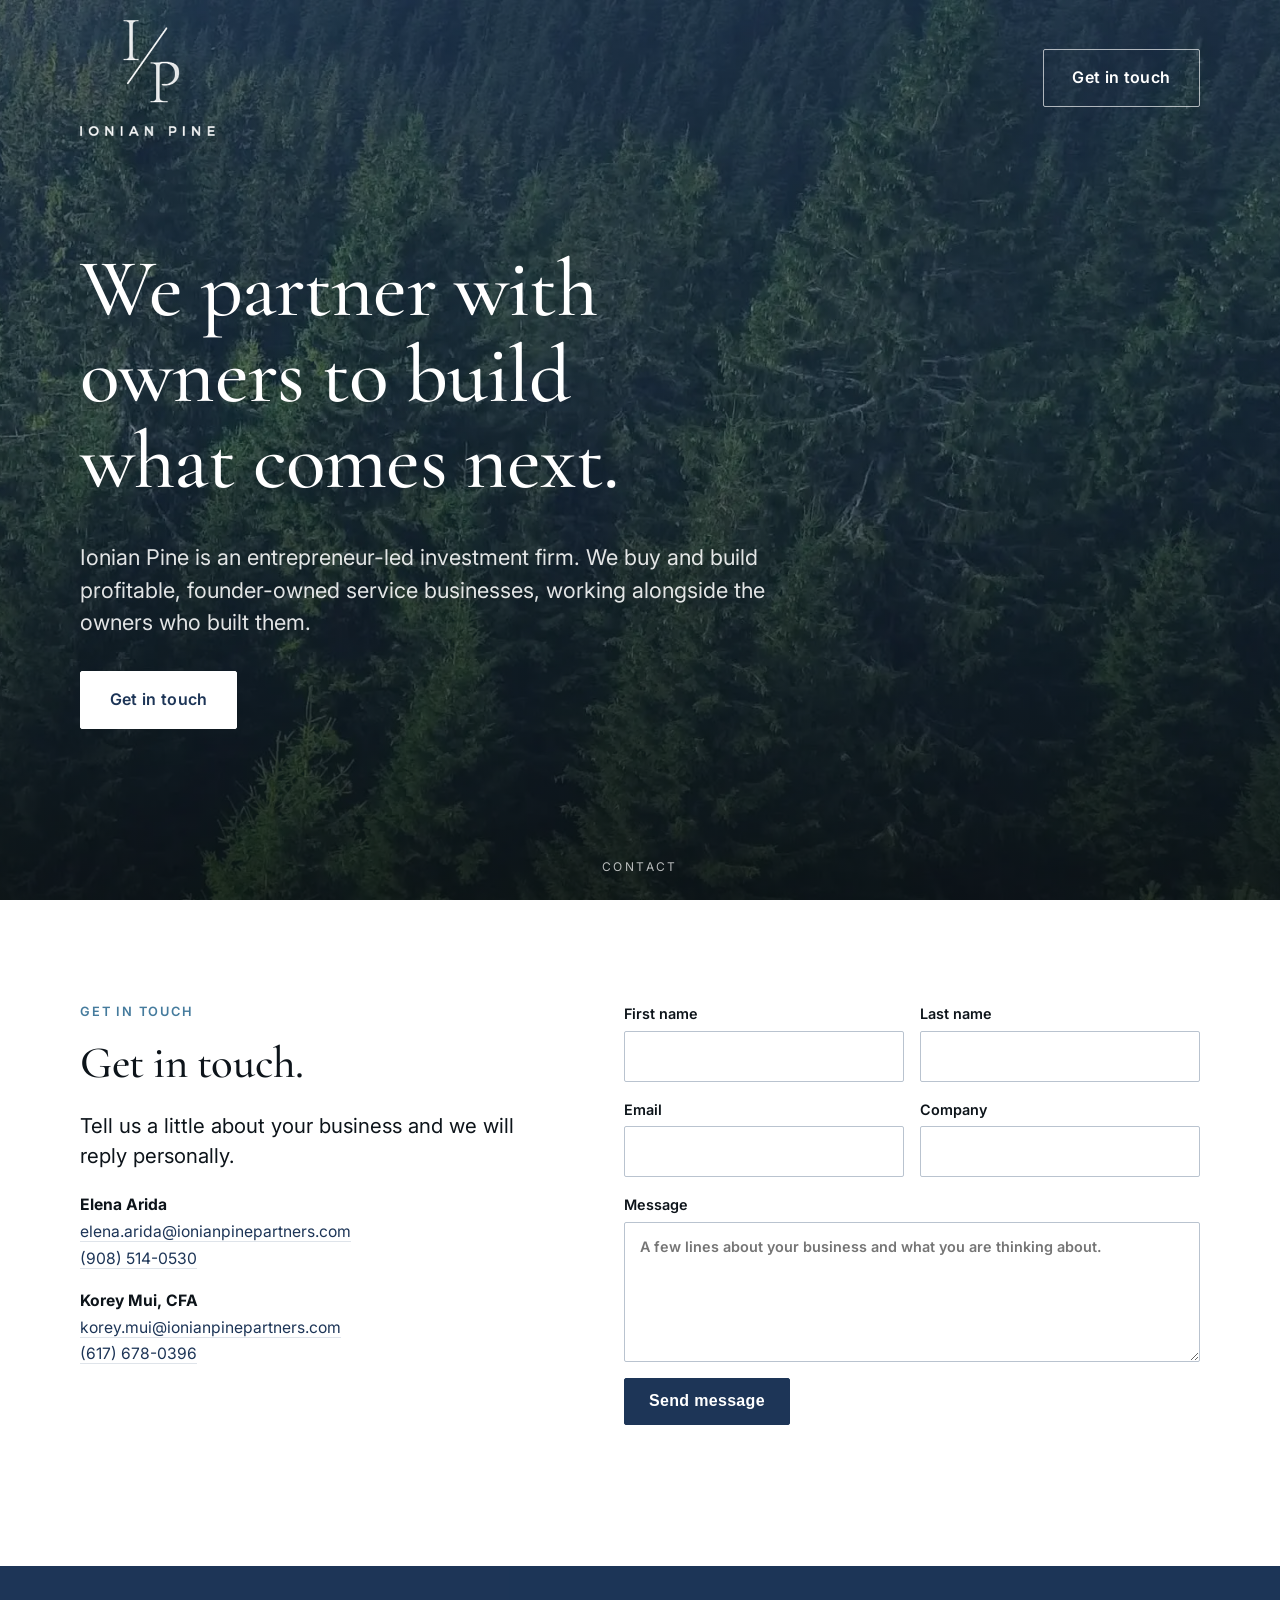
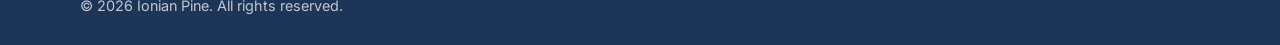
<file: index.html>
<!doctype html>
<html lang="en">
<head>
<meta charset="utf-8">
<meta name="viewport" content="width=device-width, initial-scale=1">
<title>Ionian Pine</title>
<meta name="description" content="Ionian Pine is an entrepreneur-led investment firm. We buy and build profitable, founder-owned service businesses, working alongside the owners who built them.">
<link rel="canonical" href="https://ionianpinepartners.com/">
<link rel="icon" type="image/png" href="/img/favicon-main.png">
<meta property="og:title" content="Ionian Pine">
<meta property="og:description" content="Ionian Pine is an entrepreneur-led investment firm. We buy and build profitable, founder-owned service businesses, working alongside the owners who built them.">
<meta property="og:type" content="website">
<meta property="og:url" content="https://ionianpinepartners.com/">
<meta property="og:image" content="https://ionianpinepartners.com/img/hero-pines-poster.webp">
<meta name="theme-color" content="#1d3557">
<link rel="preconnect" href="https://fonts.googleapis.com">
<link rel="preconnect" href="https://fonts.gstatic.com" crossorigin>
<link rel="stylesheet" href="https://fonts.googleapis.com/css2?family=Cormorant+Garamond:wght@500;600&family=Inter+Tight:wght@600;700&family=Inter:wght@400;500;600&display=swap">
<link rel="stylesheet" href="css/site.css">
</head>
<body>


<section class="hero">
  <div class="hero-media" aria-hidden="true">
    <img class="still" src="img/hero-pines-poster.webp" alt="" width="1600" height="1066" fetchpriority="high">
    <video autoplay muted loop playsinline preload="auto" poster="img/hero-pines-poster.webp">
      <source src="img/hero-pines.mp4" type="video/mp4">
    </video>
  </div>
  <div class="wrap">
    <header class="hero-top">
      <a class="brand" href="/" aria-label="Ionian Pine home"><img src="img/logo-main-white.png" alt="Ionian Pine" width="947" height="814"></a>
      <a class="btn ghost" href="#contact">Get in touch</a>
    </header>
    <div class="hero-inner">
      <h1>We partner with owners to build what comes next.</h1>
      <p class="lede">Ionian Pine is an entrepreneur-led investment firm. We buy and build profitable, founder-owned service businesses, working alongside the owners who built them.</p>
      <div class="actions">
        <a class="btn" href="#contact">Get in touch</a>
      </div>
    </div>
    <a class="scroll-cue" href="#contact">Contact</a>
  </div>
</section>

<section class="section alt" id="contact">
  <div class="wrap contact-grid">
    <div>
      <p class="eyebrow">Get in touch</p>
      <h2>Get in touch.</h2>
      <p class="lede">Tell us a little about your business and we will reply personally.</p>
      <div class="direct">
        <p><strong>Elena Arida</strong><a href="mailto:elena.arida@ionianpinepartners.com">elena.arida@ionianpinepartners.com</a><br><a href="tel:+19085140530">(908) 514-0530</a></p>
        <p><strong>Korey Mui, CFA</strong><a href="mailto:korey.mui@ionianpinepartners.com">korey.mui@ionianpinepartners.com</a><br><a href="tel:+16176780396">(617) 678-0396</a></p>
      </div>
    </div>
    <form id="contact-form" action="https://api.web3forms.com/submit" method="POST" novalidate>
      <input type="hidden" name="access_key" value="027a832e-2c94-4c78-b34c-eb8be9329517">
      <input type="hidden" name="subject" value="New enquiry from ionianpinepartners.com">
      <input type="hidden" name="from_name" value="Ionian Pine website">
      <input type="hidden" name="ccemail" value="korey.mui@ionianpinepartners.com">
      <input type="checkbox" name="botcheck" class="hp" tabindex="-1" autocomplete="off" aria-hidden="true">
      <div class="f2">
        <label>First name<input type="text" name="first_name" autocomplete="given-name" required></label>
        <label>Last name<input type="text" name="last_name" autocomplete="family-name" required></label>
      </div>
      <div class="f2">
        <label>Email<input type="email" name="email" autocomplete="email" required></label>
        <label>Company<input type="text" name="company" autocomplete="organization"></label>
      </div>
      <label>Message<textarea name="message" required placeholder="A few lines about your business and what you are thinking about."></textarea></label>
      <div>
        <button class="btn" type="submit">Send message</button>
      </div>
      <p class="form-msg" role="status" aria-live="polite"></p>
    </form>
  </div>
</section>


<footer class="footer">
  <div class="wrap">
    <div>&copy; 2026 Ionian Pine. All rights reserved.</div>
  </div>
</footer>
<script src="js/form.js" defer></script>
<script>
  (function(){
    var v=document.querySelector('.hero-media video');if(!v)return;
    if(window.matchMedia('(prefers-reduced-motion: reduce)').matches){v.remove();return;}
    v.muted=true;v.defaultMuted=true;v.setAttribute('muted','');v.playsInline=true;
    var started=false;
    v.addEventListener('playing',function(){started=true;v.classList.add('is-playing');});
    v.addEventListener('error',function(){v.remove();});
    function attempt(){var p=v.play();if(p&&p.catch){p.catch(function(){});}}
    attempt();
    ['touchstart','click','scroll','keydown'].forEach(function(ev){window.addEventListener(ev,function once(){window.removeEventListener(ev,once);if(!started)attempt();},{passive:true});});
  })();
</script>
</body>
</html>
</file>
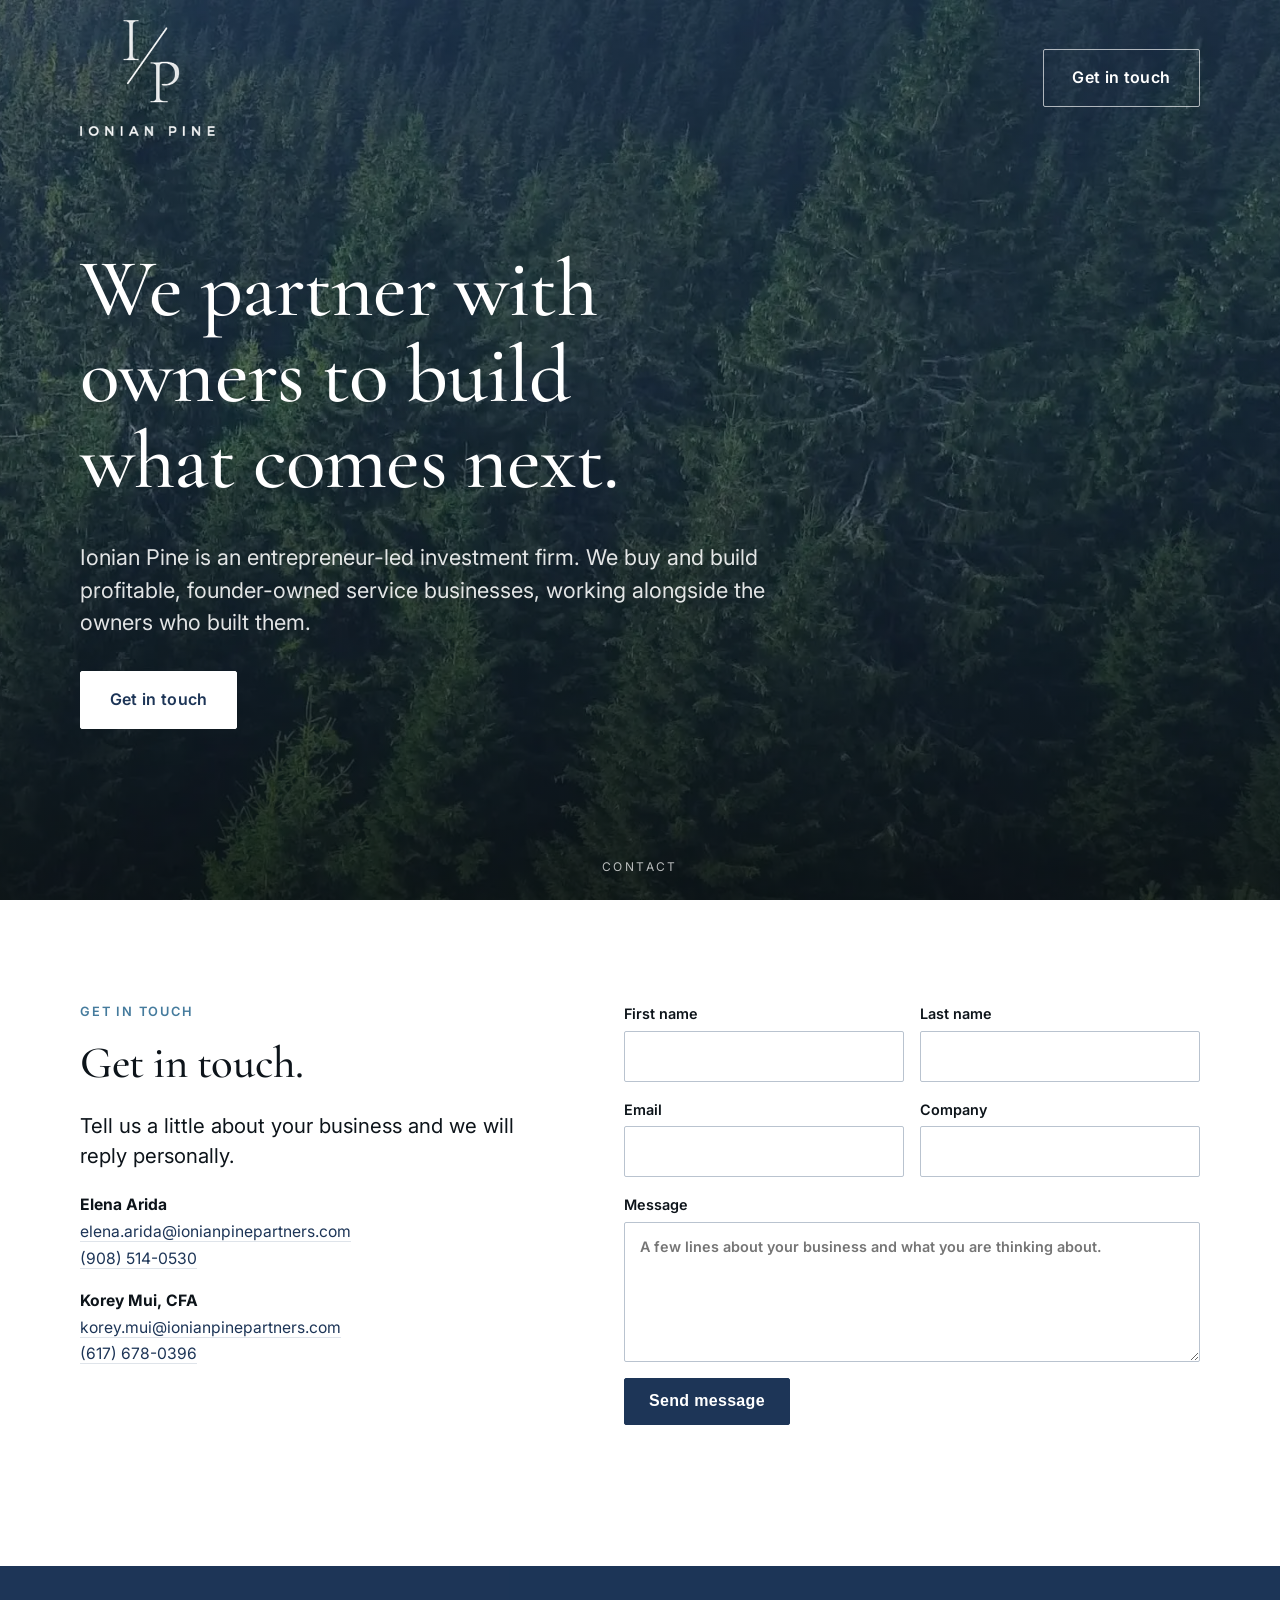
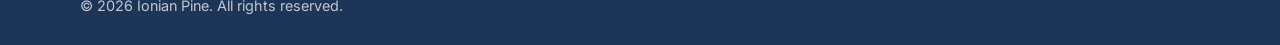
<file: contact-us/index.html>
<!doctype html><meta charset="utf-8"><title>Redirecting</title><meta http-equiv="refresh" content="0; url=/#contact"><link rel="canonical" href="https://ionianpinepartners.com/"><script>location.replace("/#contact")</script><p><a href="/#contact">Continue</a></p>
</file>
<file: css/site.css>
/* Base layout shared by every theme. Themes set the custom properties and any overrides. */
*,*::before,*::after{box-sizing:border-box}
html{-webkit-text-size-adjust:100%;scroll-behavior:smooth}
body{margin:0;font-family:var(--font-body);font-size:1.0625rem;line-height:1.6;color:var(--ink);background:var(--bg)}
img{max-width:100%;height:auto;display:block}
a{color:inherit}
h1,h2,h3{font-family:var(--font-display);font-weight:var(--display-weight,600);line-height:1.1;margin:0 0 .5em;letter-spacing:var(--display-tracking,0)}
h1{font-size:clamp(2.4rem,5.5vw,4.4rem)}
h2{font-size:clamp(1.8rem,3.4vw,2.6rem)}
h3{font-size:1.25rem;line-height:1.3}
p{margin:0 0 1em}
.lede{font-size:clamp(1.1rem,1.6vw,1.35rem);line-height:1.5;max-width:40em}
.eyebrow{font-family:var(--font-body);font-size:.8rem;font-weight:600;letter-spacing:.14em;text-transform:uppercase;color:var(--accent);margin:0 0 1rem}
.wrap{width:min(1120px,100% - 2rem);margin-inline:auto}
.section{padding:clamp(3.5rem,8vw,6.5rem) 0}
.section + .section{padding-top:0}
.section-head{max-width:46em;margin-bottom:clamp(2rem,4vw,3rem)}

/* nav */
.nav{position:sticky;top:0;z-index:20;background:var(--nav-bg);backdrop-filter:saturate(1.2) blur(8px);border-bottom:1px solid var(--rule)}
.nav .wrap{display:flex;align-items:center;justify-content:space-between;gap:1rem;min-height:76px}
.brand{display:inline-flex;align-items:center}
.brand img{width:auto}
.nav-links{display:flex;gap:1.5rem;align-items:center;list-style:none;margin:0;padding:0;font-size:.95rem;font-weight:500}
.nav-links a{text-decoration:none;opacity:.85}
.nav-links a:hover{opacity:1}

/* buttons */
.btn{display:inline-flex;align-items:center;justify-content:center;gap:.5rem;padding:.85rem 1.5rem;border-radius:var(--radius-btn,999px);font-weight:600;font-size:1rem;text-decoration:none;border:1.5px solid var(--accent);background:var(--accent);color:#fff;cursor:pointer;transition:transform .15s ease,background .15s ease}
.btn:hover{transform:translateY(-1px);background:var(--accent-hover)}
.btn.ghost{background:transparent;color:var(--accent)}
.btn.ghost:hover{background:var(--accent);color:#fff}
.btn.light{background:#fff;border-color:#fff;color:var(--ink)}
.btn.light:hover{background:#f0f0f0}

/* hero */
.hero{position:relative;overflow:hidden}
.hero .wrap{position:relative;z-index:1}
.hero-inner{padding:clamp(4rem,10vw,8rem) 0 clamp(3.5rem,8vw,6rem);max-width:46em}
.hero h1{margin-bottom:.5em}
.hero .actions{display:flex;flex-wrap:wrap;gap:.75rem;margin-top:1.75rem}

/* cards */
.grid-3{display:grid;grid-template-columns:repeat(3,1fr);gap:clamp(1.25rem,2.5vw,2rem)}
.card{background:var(--surface);border:1px solid var(--rule);border-radius:var(--radius,16px);padding:clamp(1.5rem,2.5vw,2.25rem)}
.card .num{font-family:var(--font-display);font-size:2rem;color:var(--accent);line-height:1;margin-bottom:.75rem}
.card p:last-child{margin-bottom:0}

/* criteria list */
.facts{display:grid;grid-template-columns:repeat(auto-fit,minmax(220px,1fr));gap:1.25rem 2rem;margin:0;padding:0;list-style:none}
.facts li{border-top:2px solid var(--accent);padding-top:.75rem}
.facts .k{display:block;font-size:.8rem;letter-spacing:.1em;text-transform:uppercase;opacity:.7;margin-bottom:.25rem}
.facts .v{font-family:var(--font-display);font-size:1.35rem;font-weight:600;line-height:1.25}

/* team */
.team{display:grid;grid-template-columns:1fr 1fr;gap:clamp(1.5rem,3vw,3rem);align-items:start}
.person{display:grid;grid-template-columns:140px 1fr;gap:1.25rem;align-items:start}
.person img{border-radius:var(--radius,16px);aspect-ratio:4/5;object-fit:cover;width:140px}
.person h3{margin-bottom:.15rem}
.person .role{font-size:.9rem;opacity:.75;margin-bottom:.75rem}
.person .contact{font-size:.95rem;line-height:1.7}
.person .contact a{text-decoration:none;border-bottom:1px solid var(--rule);color:var(--accent)}
.team-photo{margin:0 0 clamp(2rem,4vw,3rem);border-radius:var(--radius,16px);overflow:hidden;max-height:520px}
.team-photo img{width:100%;height:100%;object-fit:cover;object-position:center 40%}
.backer{margin-top:clamp(2rem,4vw,3rem);padding-top:1.5rem;border-top:1px solid var(--rule);font-size:.95rem;opacity:.85;max-width:52em}

/* contact */
.contact-grid{display:grid;grid-template-columns:1fr 1.2fr;gap:clamp(2rem,5vw,4rem);align-items:start}
form{display:grid;gap:1rem}
.f2{display:grid;grid-template-columns:1fr 1fr;gap:1rem}
label{display:grid;gap:.35rem;font-size:.9rem;font-weight:600}
input,textarea{font:inherit;padding:.8rem .95rem;border:1px solid var(--rule-strong);border-radius:var(--radius-input,10px);background:var(--surface);color:var(--ink);width:100%}
input:focus,textarea:focus{outline:2px solid var(--accent);outline-offset:1px;border-color:var(--accent)}
textarea{min-height:140px;resize:vertical}
.hp{position:absolute;left:-9999px;opacity:0;height:0;width:0}
.form-msg{min-height:1.5em;font-size:.95rem;margin:0}
.form-msg.ok{color:var(--accent)}
.form-msg.err{color:#b3261e}
.direct{font-size:.98rem;line-height:1.7}
.direct a{color:var(--accent);text-decoration:none;border-bottom:1px solid var(--rule)}
.direct strong{display:block}

/* footer */
.footer{border-top:1px solid var(--rule);padding:2.5rem 0;font-size:.9rem;opacity:.85}
.footer .wrap{display:flex;flex-wrap:wrap;justify-content:space-between;gap:1rem;align-items:center}
.footer a{text-decoration:none}
.footer a:hover{text-decoration:underline}

@media (max-width:860px){
  .grid-3{grid-template-columns:1fr}
  .team{grid-template-columns:1fr}
  .contact-grid{grid-template-columns:1fr}
}
@media (max-width:560px){
  .f2{grid-template-columns:1fr}
  .person{grid-template-columns:110px 1fr}
  .person img{width:110px}
  .nav-links{gap:1rem;font-size:.9rem}
  .nav-links .hide-sm{display:none}
}
@media (prefers-reduced-motion:reduce){html{scroll-behavior:auto}.btn{transition:none}}

/* Theme "main": navy and white, matching the previous ionianpinepartners.com. Single-hero page with a moving background. */
:root{
  --font-display:"Cormorant Garamond",Georgia,"Times New Roman",serif;
  --font-body:"Inter",system-ui,-apple-system,"Segoe UI",sans-serif;
  --display-weight:500;
  --display-tracking:-.01em;
  --ink:#0d141a;
  --bg:#ffffff;
  --surface:#ffffff;
  --rule:#dfe4ea;
  --rule-strong:#b9c3cf;
  --accent:#1d3557;
  --accent-hover:#16294a;
  --accent-2:#457b9d;
  --nav-bg:transparent;
  --radius:4px;
  --radius-btn:2px;
  --radius-input:2px;
}
body{background:var(--accent)}
.eyebrow{color:var(--accent-2)}

/* full-screen video hero */
.hero{min-height:100svh;color:#fff;background:var(--accent);display:flex;flex-direction:column;isolation:isolate}
.hero-media{position:absolute;inset:0;z-index:-1;overflow:hidden;background:var(--accent)}
.hero-media video,.hero-media img{width:100%;height:100%;object-fit:cover;object-position:center;display:block}
.hero-media img{animation:drift 40s ease-in-out infinite alternate}
.hero-media video::-webkit-media-controls,.hero-media video::-webkit-media-controls-start-playback-button,.hero-media video::-webkit-media-controls-panel{display:none!important;-webkit-appearance:none;opacity:0}
.hero-media img.still{position:absolute;inset:0;z-index:0}
.hero-media video{position:absolute;inset:0;z-index:1;opacity:0;transition:opacity .8s ease}
.hero-media video.is-playing{opacity:1}
.hero-media::after{content:"";position:absolute;inset:0;z-index:2;background:linear-gradient(180deg,rgba(29,53,87,.55) 0%,rgba(29,53,87,.45) 45%,rgba(13,20,26,.75) 100%)}
@keyframes drift{from{transform:scale(1.02) translate3d(0,0,0)}to{transform:scale(1.1) translate3d(-1.5%,-1%,0)}}
.hero-top{display:flex;align-items:center;justify-content:space-between;padding-top:1.25rem}
.hero-top .brand img{height:116px;width:auto;filter:drop-shadow(0 2px 12px rgba(0,0,0,.5))}
.hero-top .btn{background:transparent;border-color:rgba(255,255,255,.6);color:#fff}
.hero-top .btn:hover{background:rgba(255,255,255,.12)}
.hero .wrap{flex:1;display:flex;flex-direction:column}
.hero-inner{margin:auto 0;padding:clamp(4rem,12vh,8rem) 0 clamp(4rem,14vh,9rem);max-width:44em}
.hero h1{font-size:clamp(2.6rem,6.4vw,5.4rem);line-height:1.05;margin-bottom:.45em;text-wrap:balance}
.hero .lede{color:rgba(255,255,255,.88);font-size:clamp(1.1rem,1.7vw,1.4rem);max-width:36em}
.hero .actions{margin-top:2rem}
.hero .btn{background:#fff;border-color:#fff;color:var(--accent);padding:.95rem 1.8rem;letter-spacing:.02em}
.hero .btn:hover{background:#eef2f6}
.hero .btn.ghost{background:transparent;color:#fff;border-color:rgba(255,255,255,.65)}
.hero .btn.ghost:hover{background:rgba(255,255,255,.12)}
.scroll-cue{align-self:center;margin-bottom:1.5rem;opacity:.7;font-size:.75rem;letter-spacing:.2em;text-transform:uppercase;text-decoration:none;color:#fff}
.hero-motif{display:none}

/* contact band */
.section.alt{background:#fff;color:var(--ink);border:0}
.section.alt h2{font-size:clamp(2rem,3.6vw,2.8rem)}
.direct a,.person .contact a{color:var(--accent);border-bottom-color:var(--rule)}
.btn{letter-spacing:.02em}
input,textarea{border-radius:2px}

.footer{background:var(--accent);color:rgba(255,255,255,.85);border-top:0;padding:1.75rem 0}
.footer a{color:#fff}
@media (max-width:560px){.hero-top .brand img{height:84px}}
@media (prefers-reduced-motion:reduce){.hero-media img{animation:none}}
</file>
